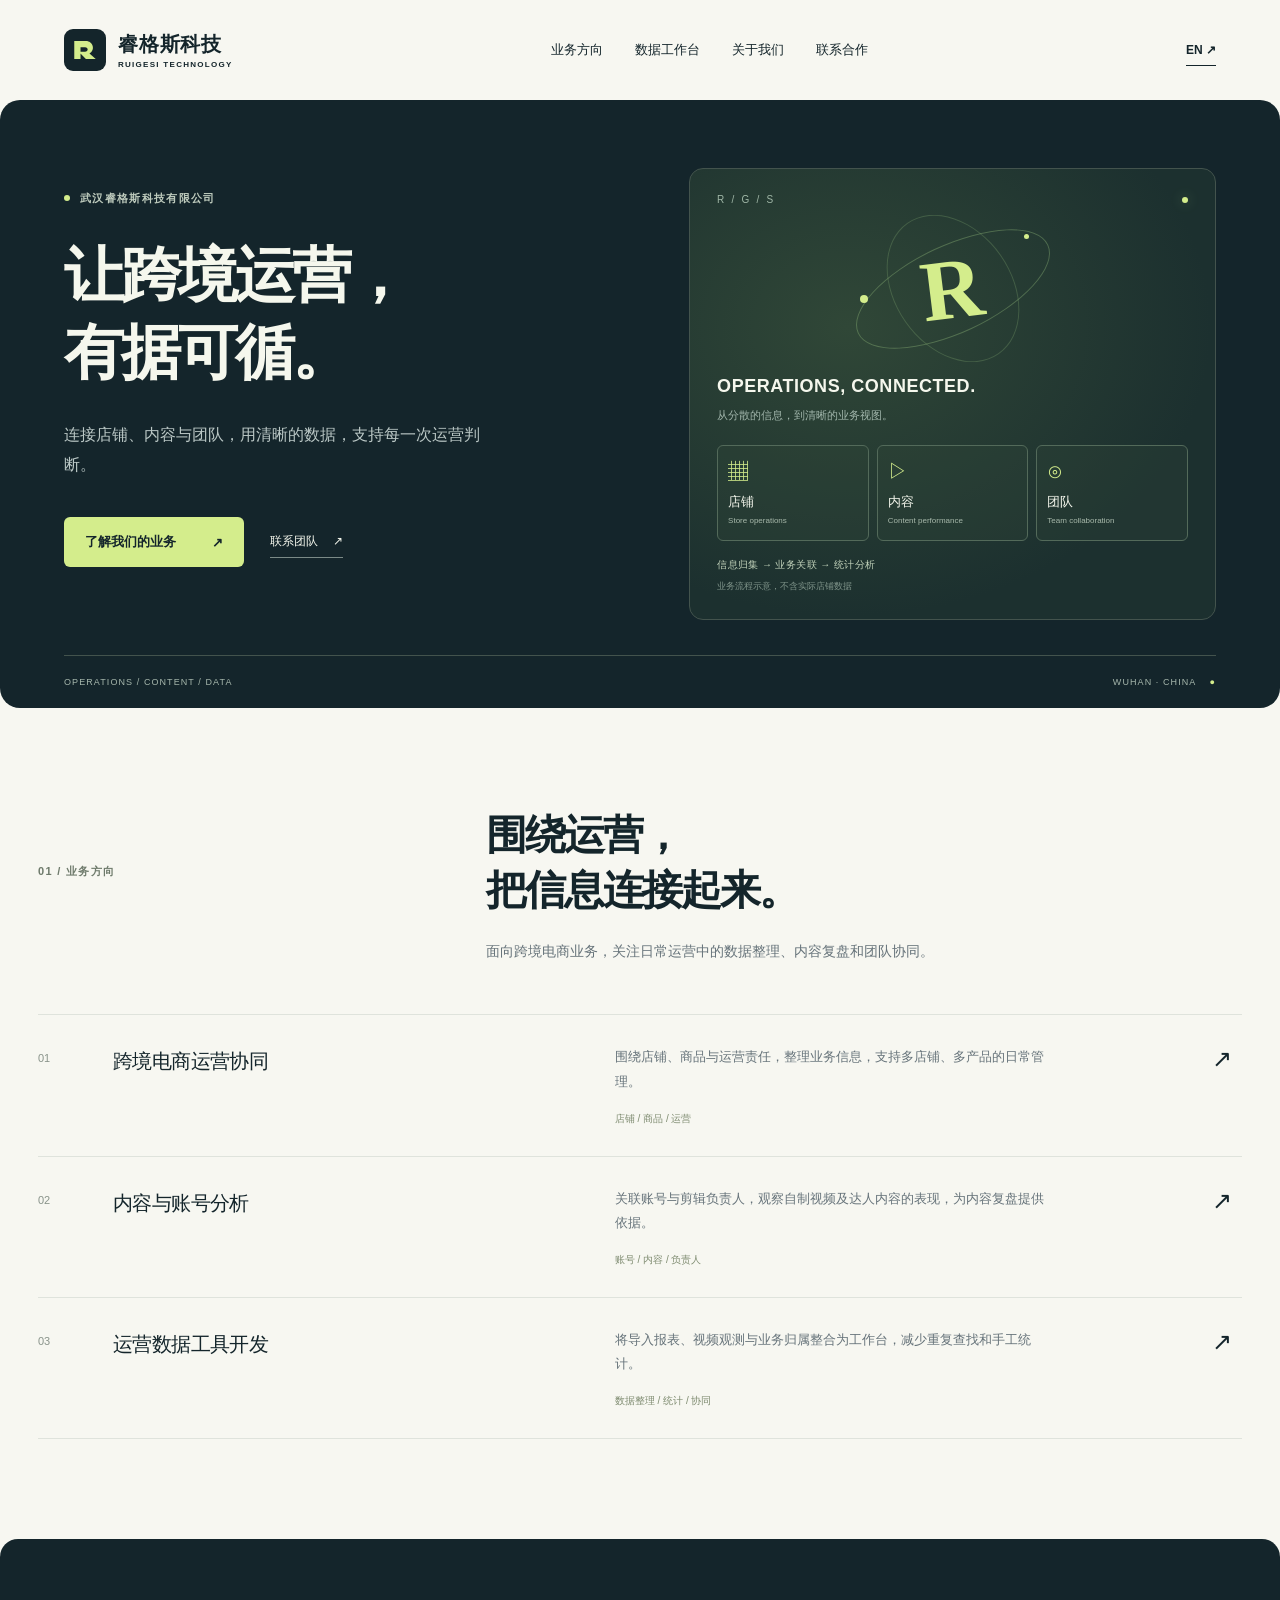
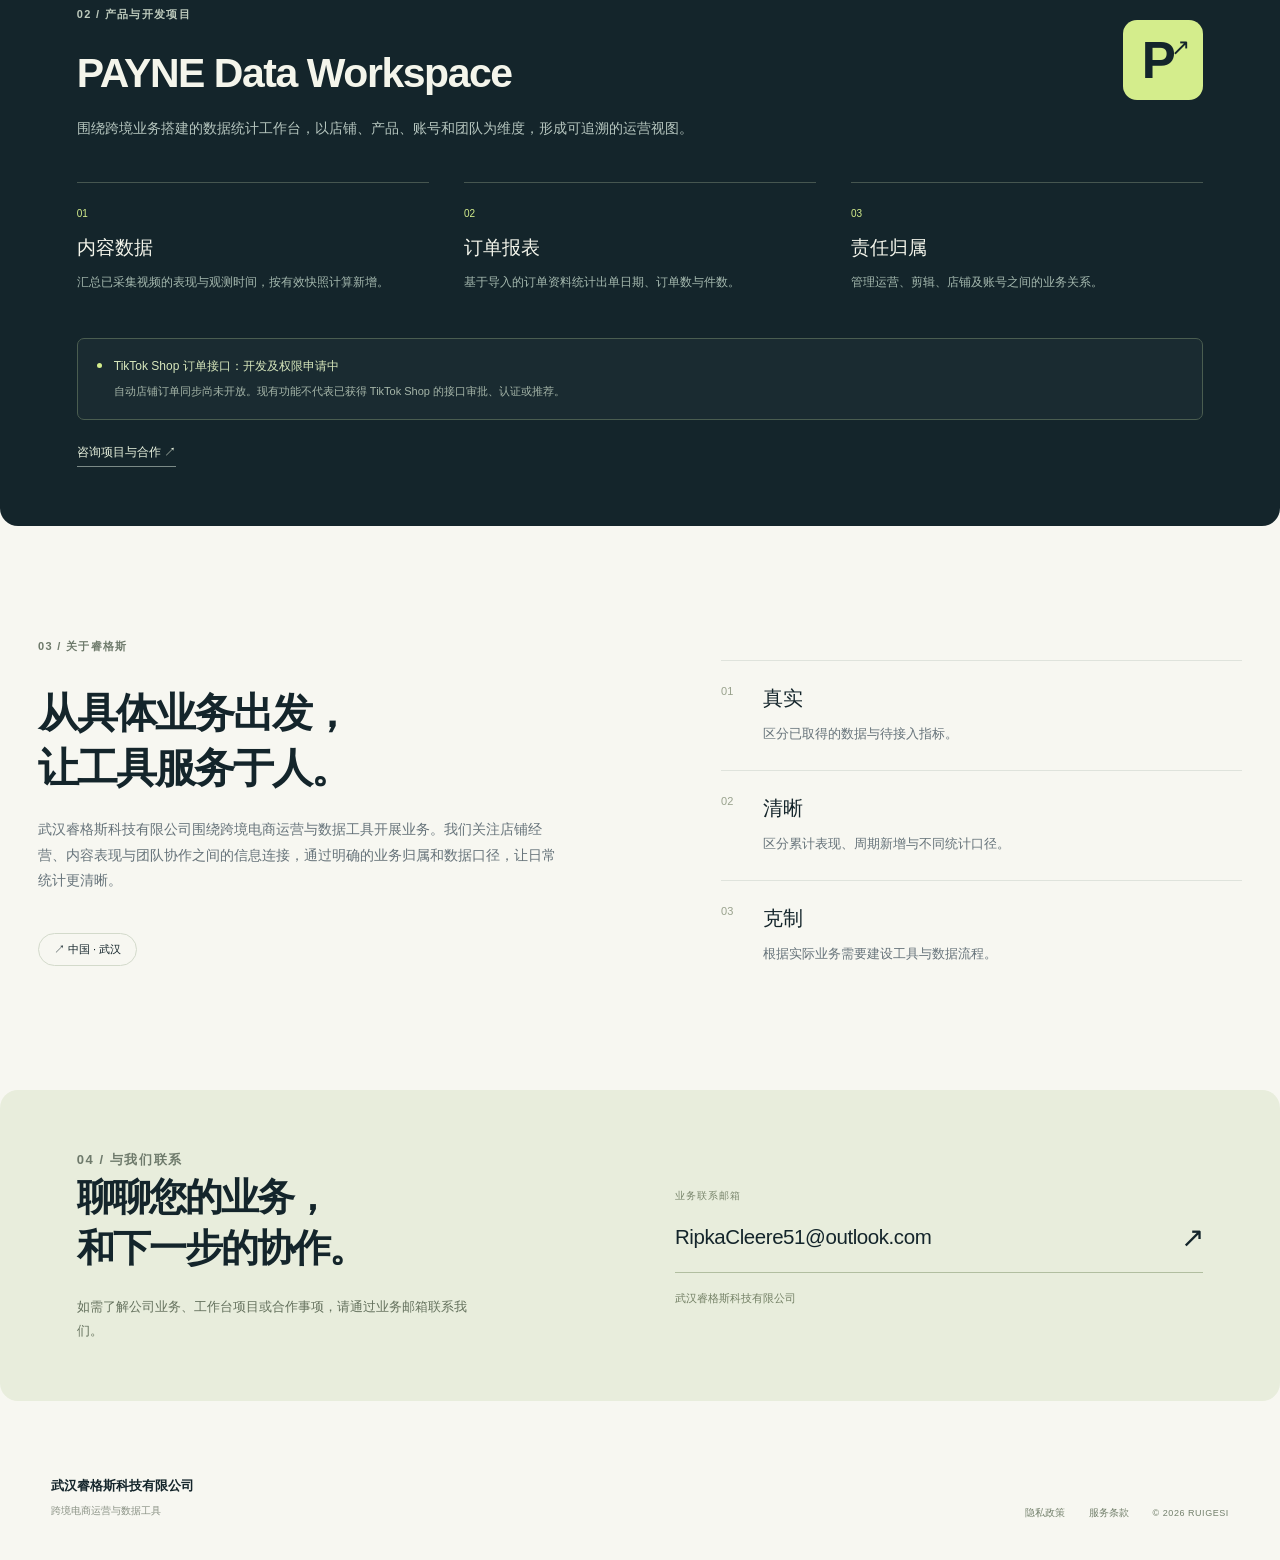
<file: index.html>
<!doctype html><html lang="zh-CN"><head><meta charset="utf-8"><meta name="viewport" content="width=device-width,initial-scale=1"><meta name="description" content="武汉睿格斯科技有限公司：跨境电商运营协同、内容与账号分析、运营数据工具开发。"><meta name="theme-color" content="#14252b"><meta property="og:title" content="武汉睿格斯科技有限公司 · 公司官网"><meta property="og:description" content="连接店铺、内容与团队，让跨境运营有据可循。"><link rel="icon" href="./favicon.svg" type="image/svg+xml"><title>武汉睿格斯科技有限公司 · 公司官网</title><link rel="stylesheet" href="./style.css"></head><body><header class="header"><a class="brand" href="./" aria-label="睿格斯科技"><span class="brand-mark"><svg viewBox="0 0 38 38" aria-hidden="true"><path d="M7 29V9h13c8 0 11 10 4 14l7 6H20l-8-8h7c4 0 4-5 0-5h-5v13Z" fill="currentColor"/></svg></span><span>睿格斯科技<small>RUIGESI TECHNOLOGY</small></span></a><nav aria-label="主导航"><a href="./#services">业务方向</a><a href="./#workspace">数据工作台</a><a href="./#about">关于我们</a><a href="./#contact">联系合作</a></nav><a class="language" href="./en/" lang="en">EN<span aria-hidden="true"> ↗</span></a></header><main id="main"><section class="hero"><div class="hero-copy"><p class="eyebrow"><span></span>武汉睿格斯科技有限公司</p><h1>让跨境运营，<br>有据可循。</h1><p class="hero-intro">连接店铺、内容与团队，用清晰的数据，支持每一次运营判断。</p><div class="hero-actions"><a class="button lime" href="#services">了解我们的业务<span>↗</span></a><a class="text-link" href="#contact">联系团队 <span>↗</span></a></div></div><div class="hero-visual"><div class="visual-top"><span>R / G / S</span><span class="system-dot"></span></div><div class="orbit" aria-hidden="true"><span class="orbit-line"></span><b>R</b><i class="satellite one"></i><i class="satellite two"></i></div><div class="visual-heading">OPERATIONS, CONNECTED.</div><p class="visual-sub">从分散的信息，到清晰的业务视图。</p><div class="nodes"><div><span class="node-symbol">▦</span><strong>店铺</strong><small>Store operations</small></div><div><span class="node-symbol">▷</span><strong>内容</strong><small>Content performance</small></div><div><span class="node-symbol">⊙</span><strong>团队</strong><small>Team collaboration</small></div></div><div class="visual-end">信息归集 → 业务关联 → 统计分析</div><small class="visual-caption">业务流程示意，不含实际店铺数据</small></div><div class="hero-baseline"><span>OPERATIONS / CONTENT / DATA</span><span>WUHAN · CHINA <span class="accent-dot">●</span></span></div></section><section class="services section" id="services"><div class="section-head"><p class="eyebrow dark">01 / 业务方向</p><div><h2>围绕运营，<br>把信息连接起来。</h2><p class="lead">面向跨境电商业务，关注日常运营中的数据整理、内容复盘和团队协同。</p></div></div><div class="service-list"><article><span class="service-index">01</span><h3>跨境电商运营协同</h3><div><p>围绕店铺、商品与运营责任，整理业务信息，支持多店铺、多产品的日常管理。</p><span class="service-tags">店铺 / 商品 / 运营</span></div><span class="service-arrow" aria-hidden="true">↗</span></article><article><span class="service-index">02</span><h3>内容与账号分析</h3><div><p>关联账号与剪辑负责人，观察自制视频及达人内容的表现，为内容复盘提供依据。</p><span class="service-tags">账号 / 内容 / 负责人</span></div><span class="service-arrow" aria-hidden="true">↗</span></article><article><span class="service-index">03</span><h3>运营数据工具开发</h3><div><p>将导入报表、视频观测与业务归属整合为工作台，减少重复查找和手工统计。</p><span class="service-tags">数据整理 / 统计 / 协同</span></div><span class="service-arrow" aria-hidden="true">↗</span></article></div></section><section class="workspace section" id="workspace"><div class="product-heading"><div><p class="eyebrow">02 / 产品与开发项目</p><h2>PAYNE Data Workspace</h2></div><span class="product-mark" aria-hidden="true">P<span>↗</span></span></div><p class="product-intro">围绕跨境业务搭建的数据统计工作台，以店铺、产品、账号和团队为维度，形成可追溯的运营视图。</p><div class="product-features"><article><span>01</span><h3>内容数据</h3><p>汇总已采集视频的表现与观测时间，按有效快照计算新增。</p></article><article><span>02</span><h3>订单报表</h3><p>基于导入的订单资料统计出单日期、订单数与件数。</p></article><article><span>03</span><h3>责任归属</h3><p>管理运营、剪辑、店铺及账号之间的业务关系。</p></article></div><div class="development-note"><span class="development-dot"></span><div><strong>TikTok Shop 订单接口：开发及权限申请中</strong><p>自动店铺订单同步尚未开放。现有功能不代表已获得 TikTok Shop 的接口审批、认证或推荐。</p></div></div><a class="text-link light" href="#contact">咨询项目与合作 ↗</a></section><section class="about section" id="about"><div><p class="eyebrow dark">03 / 关于睿格斯</p><h2>从具体业务出发，<br>让工具服务于人。</h2><p class="about-copy">武汉睿格斯科技有限公司围绕跨境电商运营与数据工具开展业务。我们关注店铺经营、内容表现与团队协作之间的信息连接，通过明确的业务归属和数据口径，让日常统计更清晰。</p><span class="location">↗ 中国 · 武汉</span></div><div class="principles"><article><span>01</span><div><h3>真实</h3><p>区分已取得的数据与待接入指标。</p></div></article><article><span>02</span><div><h3>清晰</h3><p>区分累计表现、周期新增与不同统计口径。</p></div></article><article><span>03</span><div><h3>克制</h3><p>根据实际业务需要建设工具与数据流程。</p></div></article></div></section><section class="contact section" id="contact"><div><p class="eyebrow dark">04 / 与我们联系</p><h2>聊聊您的业务，<br>和下一步的协作。</h2><p>如需了解公司业务、工作台项目或合作事项，请通过业务邮箱联系我们。</p></div><div class="contact-email"><span>业务联系邮箱</span><a href="mailto:RipkaCleere51@outlook.com">RipkaCleere51@outlook.com<b aria-hidden="true">↗</b></a><small>武汉睿格斯科技有限公司</small></div></section></main><footer><div><a class="footer-brand" href="./">武汉睿格斯科技有限公司</a><p>跨境电商运营与数据工具</p></div><div class="footer-links"><a href="./privacy/">隐私政策</a><a href="./terms/">服务条款</a><span>© 2026 RUIGESI</span></div></footer></body></html>
</file>
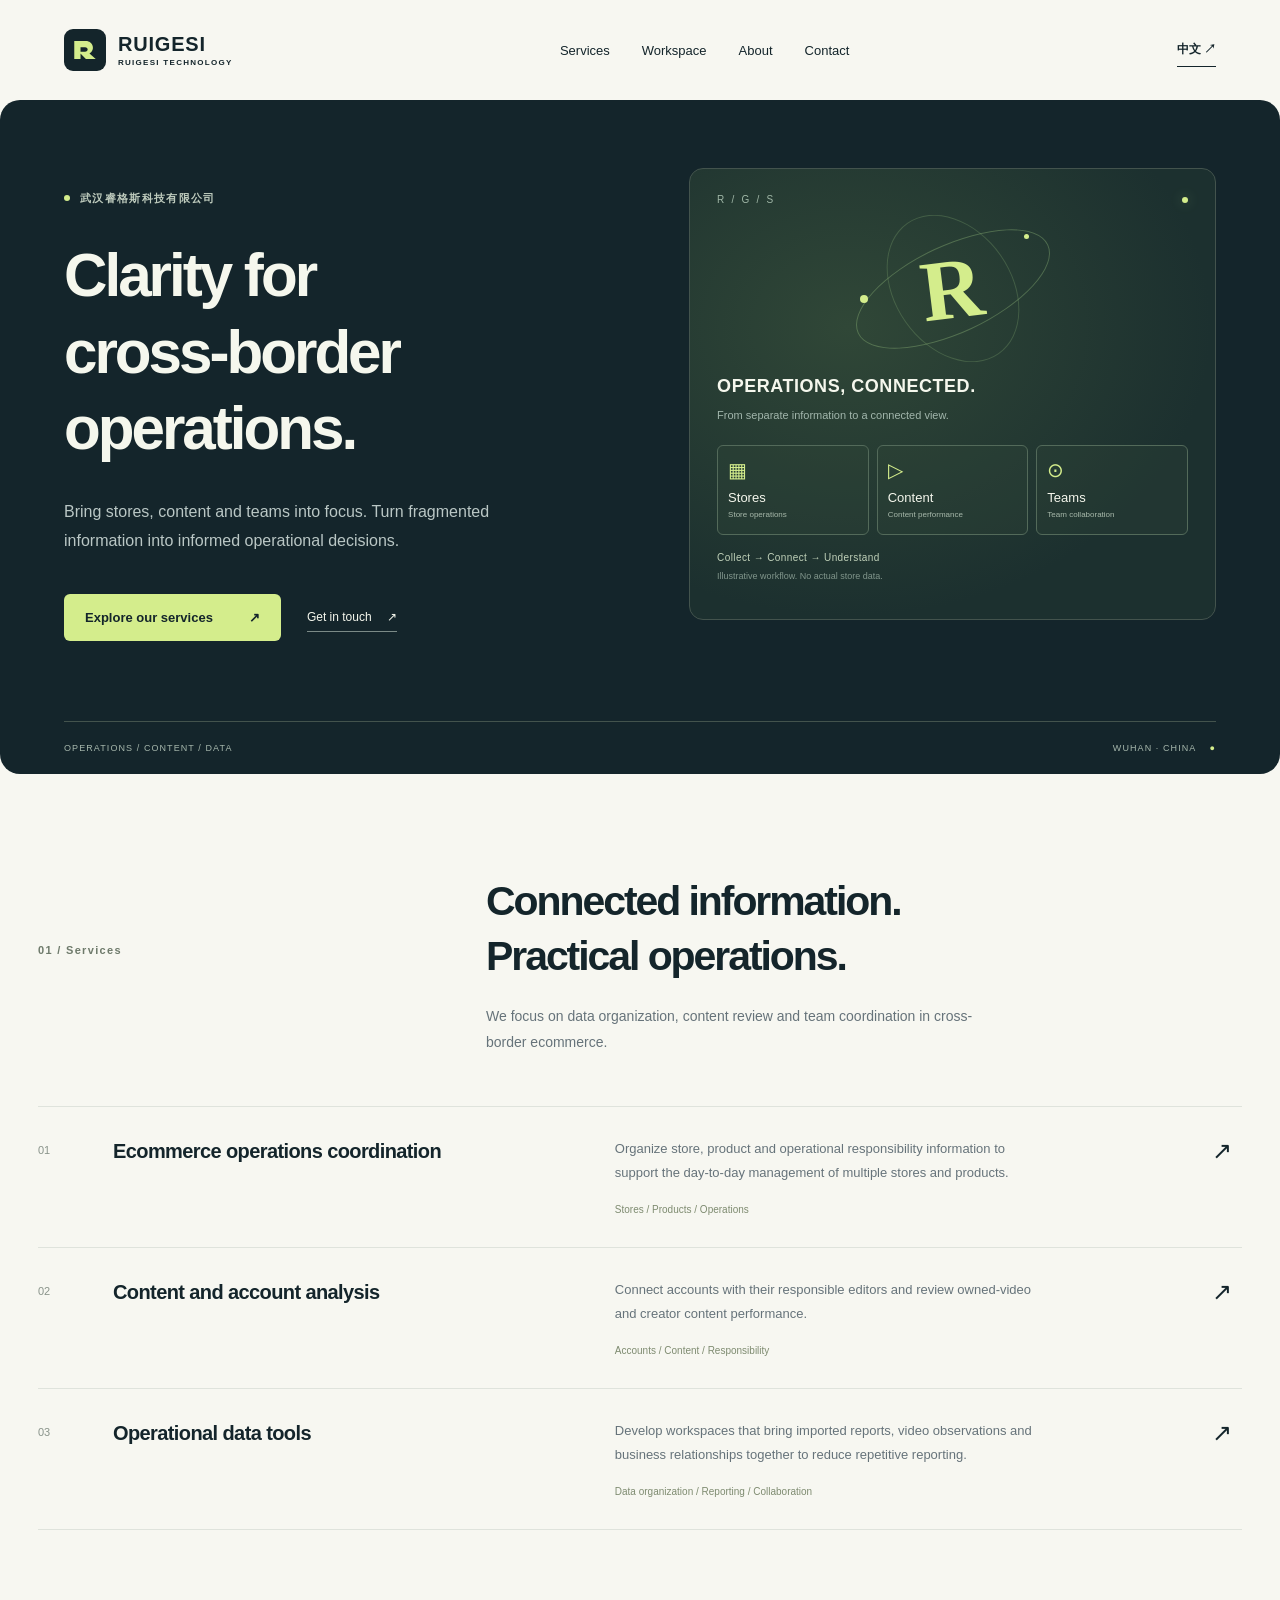
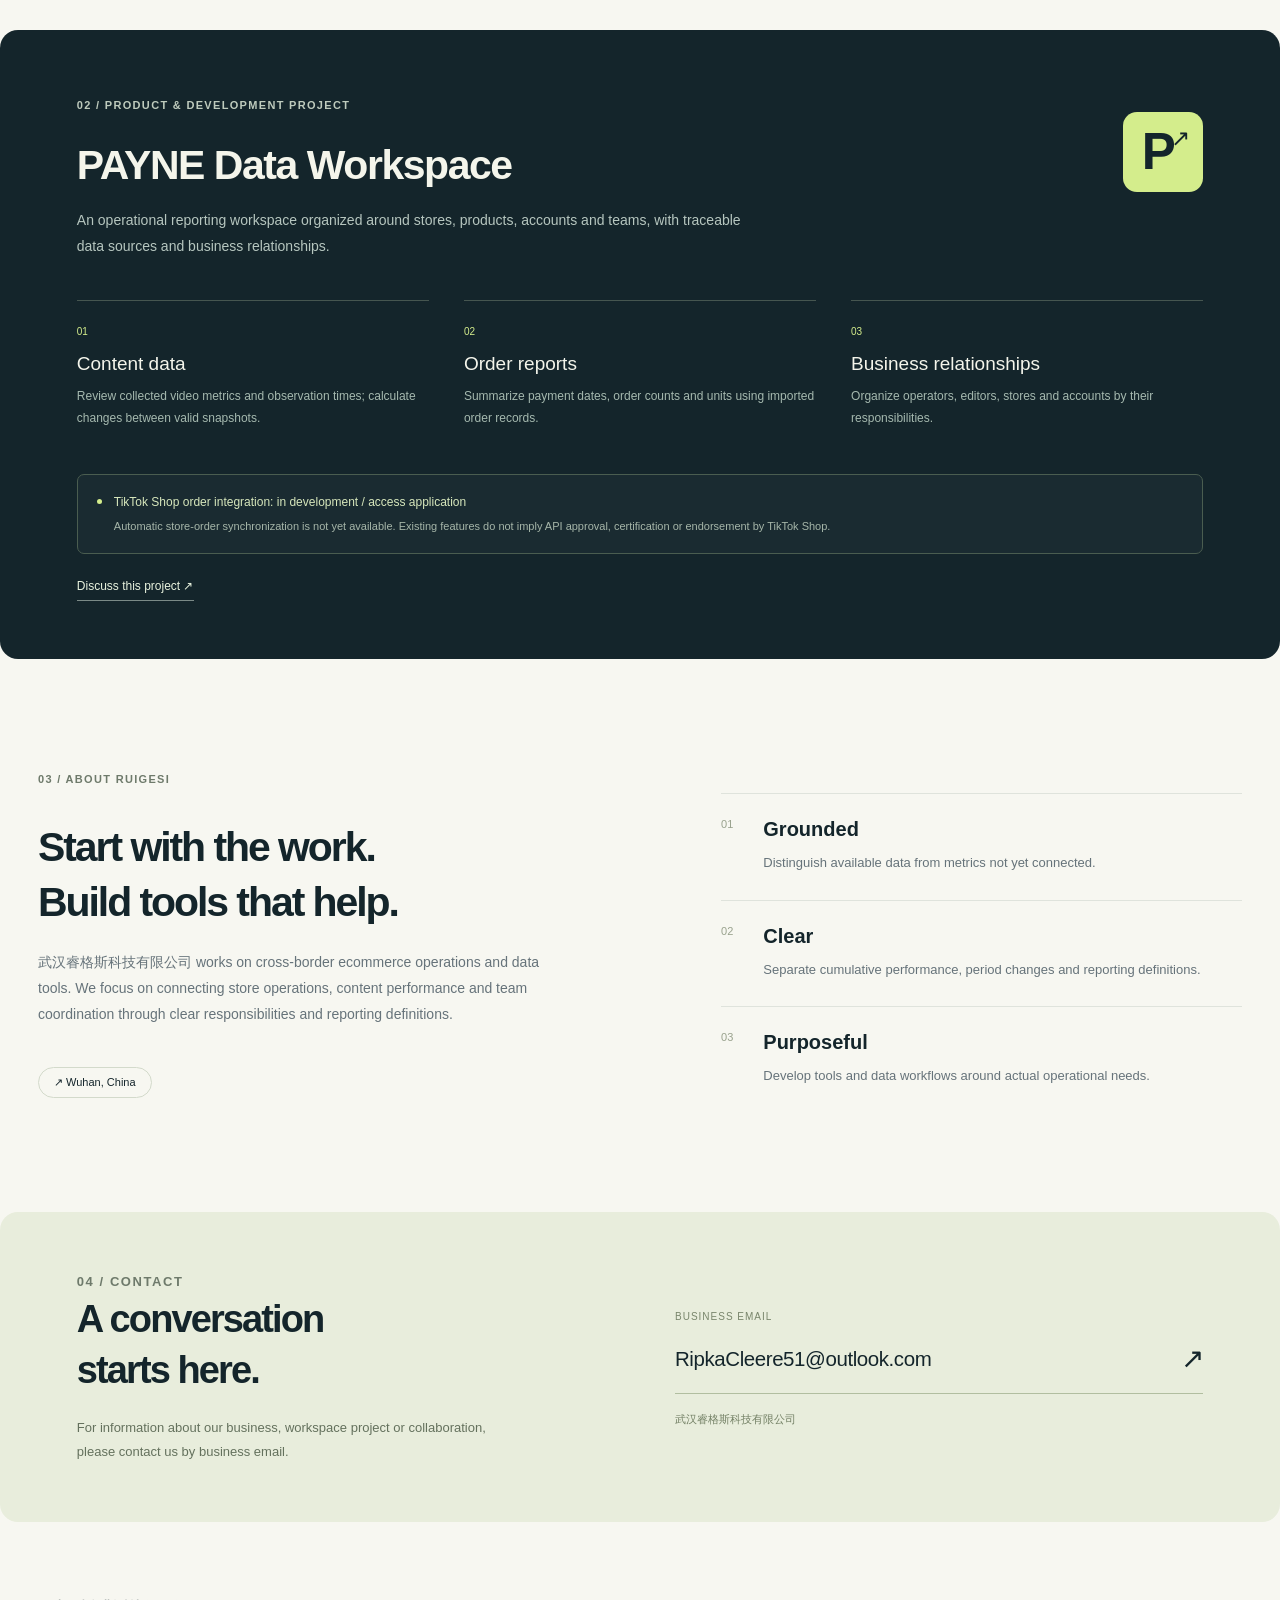
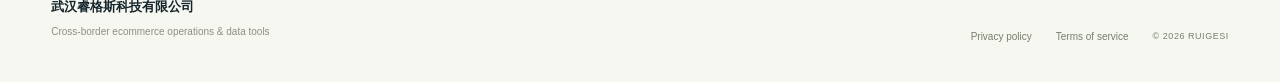
<file: en/index.html>
<!doctype html><html lang="en"><head><meta charset="utf-8"><meta name="viewport" content="width=device-width,initial-scale=1"><meta name="description" content="Company website of 武汉睿格斯科技有限公司. Cross-border ecommerce operations, content analysis and operational data tools."><meta name="theme-color" content="#14252b"><meta property="og:title" content="武汉睿格斯科技有限公司 · Ruigesi Technology"><meta property="og:description" content="Connected information. Practical operations."><link rel="icon" href="../favicon.svg" type="image/svg+xml"><title>武汉睿格斯科技有限公司 · Ruigesi Technology</title><link rel="stylesheet" href="../style.css"></head><body><header class="header"><a class="brand" href="../en/" aria-label="RUIGESI"><span class="brand-mark"><svg viewBox="0 0 38 38" aria-hidden="true"><path d="M7 29V9h13c8 0 11 10 4 14l7 6H20l-8-8h7c4 0 4-5 0-5h-5v13Z" fill="currentColor"/></svg></span><span>RUIGESI<small>RUIGESI TECHNOLOGY</small></span></a><nav aria-label="Main navigation"><a href="../en/#services">Services</a><a href="../en/#workspace">Workspace</a><a href="../en/#about">About</a><a href="../en/#contact">Contact</a></nav><a class="language" href="../" lang="zh-CN">中文<span aria-hidden="true"> ↗</span></a></header><main id="main"><section class="hero"><div class="hero-copy"><p class="eyebrow"><span></span>武汉睿格斯科技有限公司</p><h1>Clarity for<br>cross-border<br>operations.</h1><p class="hero-intro">Bring stores, content and teams into focus. Turn fragmented information into informed operational decisions.</p><div class="hero-actions"><a class="button lime" href="#services">Explore our services<span>↗</span></a><a class="text-link" href="#contact">Get in touch <span>↗</span></a></div></div><div class="hero-visual"><div class="visual-top"><span>R / G / S</span><span class="system-dot"></span></div><div class="orbit" aria-hidden="true"><span class="orbit-line"></span><b>R</b><i class="satellite one"></i><i class="satellite two"></i></div><div class="visual-heading">OPERATIONS, CONNECTED.</div><p class="visual-sub">From separate information to a connected view.</p><div class="nodes"><div><span class="node-symbol">▦</span><strong>Stores</strong><small>Store operations</small></div><div><span class="node-symbol">▷</span><strong>Content</strong><small>Content performance</small></div><div><span class="node-symbol">⊙</span><strong>Teams</strong><small>Team collaboration</small></div></div><div class="visual-end">Collect → Connect → Understand</div><small class="visual-caption">Illustrative workflow. No actual store data.</small></div><div class="hero-baseline"><span>OPERATIONS / CONTENT / DATA</span><span>WUHAN · CHINA <span class="accent-dot">●</span></span></div></section><section class="services section" id="services"><div class="section-head"><p class="eyebrow dark">01 / Services</p><div><h2>Connected information.<br>Practical operations.</h2><p class="lead">We focus on data organization, content review and team coordination in cross-border ecommerce.</p></div></div><div class="service-list"><article><span class="service-index">01</span><h3>Ecommerce operations coordination</h3><div><p>Organize store, product and operational responsibility information to support the day-to-day management of multiple stores and products.</p><span class="service-tags">Stores / Products / Operations</span></div><span class="service-arrow" aria-hidden="true">↗</span></article><article><span class="service-index">02</span><h3>Content and account analysis</h3><div><p>Connect accounts with their responsible editors and review owned-video and creator content performance.</p><span class="service-tags">Accounts / Content / Responsibility</span></div><span class="service-arrow" aria-hidden="true">↗</span></article><article><span class="service-index">03</span><h3>Operational data tools</h3><div><p>Develop workspaces that bring imported reports, video observations and business relationships together to reduce repetitive reporting.</p><span class="service-tags">Data organization / Reporting / Collaboration</span></div><span class="service-arrow" aria-hidden="true">↗</span></article></div></section><section class="workspace section" id="workspace"><div class="product-heading"><div><p class="eyebrow">02 / PRODUCT & DEVELOPMENT PROJECT</p><h2>PAYNE Data Workspace</h2></div><span class="product-mark" aria-hidden="true">P<span>↗</span></span></div><p class="product-intro">An operational reporting workspace organized around stores, products, accounts and teams, with traceable data sources and business relationships.</p><div class="product-features"><article><span>01</span><h3>Content data</h3><p>Review collected video metrics and observation times; calculate changes between valid snapshots.</p></article><article><span>02</span><h3>Order reports</h3><p>Summarize payment dates, order counts and units using imported order records.</p></article><article><span>03</span><h3>Business relationships</h3><p>Organize operators, editors, stores and accounts by their responsibilities.</p></article></div><div class="development-note"><span class="development-dot"></span><div><strong>TikTok Shop order integration: in development / access application</strong><p>Automatic store-order synchronization is not yet available. Existing features do not imply API approval, certification or endorsement by TikTok Shop.</p></div></div><a class="text-link light" href="#contact">Discuss this project ↗</a></section><section class="about section" id="about"><div><p class="eyebrow dark">03 / ABOUT RUIGESI</p><h2>Start with the work.<br>Build tools that help.</h2><p class="about-copy">武汉睿格斯科技有限公司 works on cross-border ecommerce operations and data tools. We focus on connecting store operations, content performance and team coordination through clear responsibilities and reporting definitions.</p><span class="location">↗ Wuhan, China</span></div><div class="principles"><article><span>01</span><div><h3>Grounded</h3><p>Distinguish available data from metrics not yet connected.</p></div></article><article><span>02</span><div><h3>Clear</h3><p>Separate cumulative performance, period changes and reporting definitions.</p></div></article><article><span>03</span><div><h3>Purposeful</h3><p>Develop tools and data workflows around actual operational needs.</p></div></article></div></section><section class="contact section" id="contact"><div><p class="eyebrow dark">04 / CONTACT</p><h2>A conversation<br>starts here.</h2><p>For information about our business, workspace project or collaboration, please contact us by business email.</p></div><div class="contact-email"><span>BUSINESS EMAIL</span><a href="mailto:RipkaCleere51@outlook.com">RipkaCleere51@outlook.com<b aria-hidden="true">↗</b></a><small>武汉睿格斯科技有限公司</small></div></section></main><footer><div><a class="footer-brand" href="../en/">武汉睿格斯科技有限公司</a><p>Cross-border ecommerce operations & data tools</p></div><div class="footer-links"><a href="../en/privacy/">Privacy policy</a><a href="../en/terms/">Terms of service</a><span>© 2026 RUIGESI</span></div></footer></body></html>
</file>
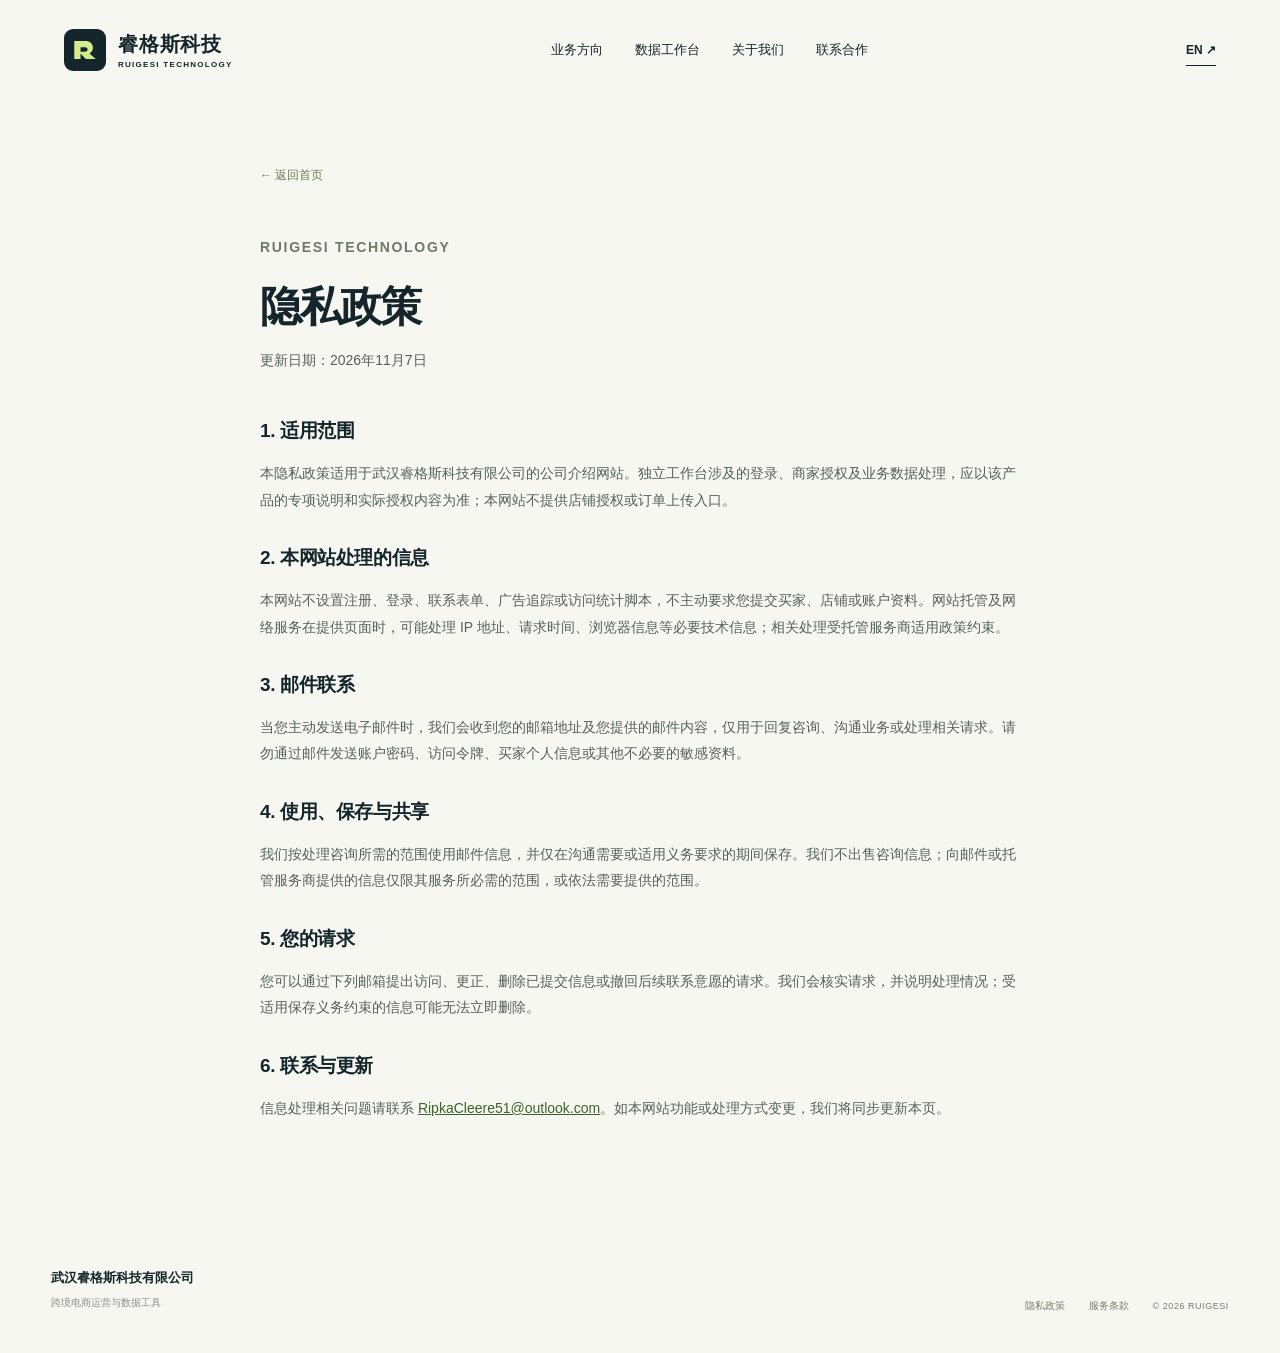
<file: privacy/index.html>
<!doctype html><html lang="zh-CN"><head><meta charset="utf-8"><meta name="viewport" content="width=device-width,initial-scale=1"><meta name="description" content="武汉睿格斯科技有限公司：跨境电商运营协同、内容与账号分析、运营数据工具开发。"><meta name="theme-color" content="#14252b"><meta property="og:title" content="隐私政策 · 武汉睿格斯科技有限公司"><meta property="og:description" content="连接店铺、内容与团队，让跨境运营有据可循。"><link rel="icon" href="../favicon.svg" type="image/svg+xml"><title>隐私政策 · 武汉睿格斯科技有限公司</title><link rel="stylesheet" href="../style.css"></head><body><header class="header"><a class="brand" href="../" aria-label="睿格斯科技"><span class="brand-mark"><svg viewBox="0 0 38 38" aria-hidden="true"><path d="M7 29V9h13c8 0 11 10 4 14l7 6H20l-8-8h7c4 0 4-5 0-5h-5v13Z" fill="currentColor"/></svg></span><span>睿格斯科技<small>RUIGESI TECHNOLOGY</small></span></a><nav aria-label="主导航"><a href="../#services">业务方向</a><a href="../#workspace">数据工作台</a><a href="../#about">关于我们</a><a href="../#contact">联系合作</a></nav><a class="language" href="../en/privacy/" lang="en">EN<span aria-hidden="true"> ↗</span></a></header><main id="main"><article class="legal-page"><a class="back" href="../">← 返回首页</a><p class="eyebrow dark">RUIGESI TECHNOLOGY</p><h1>隐私政策</h1><p class="legal-date">更新日期：2026年11月7日</p><section><h2>1. 适用范围</h2><p>本隐私政策适用于武汉睿格斯科技有限公司的公司介绍网站。独立工作台涉及的登录、商家授权及业务数据处理，应以该产品的专项说明和实际授权内容为准；本网站不提供店铺授权或订单上传入口。</p></section><section><h2>2. 本网站处理的信息</h2><p>本网站不设置注册、登录、联系表单、广告追踪或访问统计脚本，不主动要求您提交买家、店铺或账户资料。网站托管及网络服务在提供页面时，可能处理 IP 地址、请求时间、浏览器信息等必要技术信息；相关处理受托管服务商适用政策约束。</p></section><section><h2>3. 邮件联系</h2><p>当您主动发送电子邮件时，我们会收到您的邮箱地址及您提供的邮件内容，仅用于回复咨询、沟通业务或处理相关请求。请勿通过邮件发送账户密码、访问令牌、买家个人信息或其他不必要的敏感资料。</p></section><section><h2>4. 使用、保存与共享</h2><p>我们按处理咨询所需的范围使用邮件信息，并仅在沟通需要或适用义务要求的期间保存。我们不出售咨询信息；向邮件或托管服务商提供的信息仅限其服务所必需的范围，或依法需要提供的范围。</p></section><section><h2>5. 您的请求</h2><p>您可以通过下列邮箱提出访问、更正、删除已提交信息或撤回后续联系意愿的请求。我们会核实请求，并说明处理情况；受适用保存义务约束的信息可能无法立即删除。</p></section><section><h2>6. 联系与更新</h2><p>信息处理相关问题请联系 <a href="mailto:RipkaCleere51@outlook.com">RipkaCleere51@outlook.com</a>。如本网站功能或处理方式变更，我们将同步更新本页。</p></section></article></main><footer><div><a class="footer-brand" href="../">武汉睿格斯科技有限公司</a><p>跨境电商运营与数据工具</p></div><div class="footer-links"><a href="../privacy/">隐私政策</a><a href="../terms/">服务条款</a><span>© 2026 RUIGESI</span></div></footer></body></html>
</file>
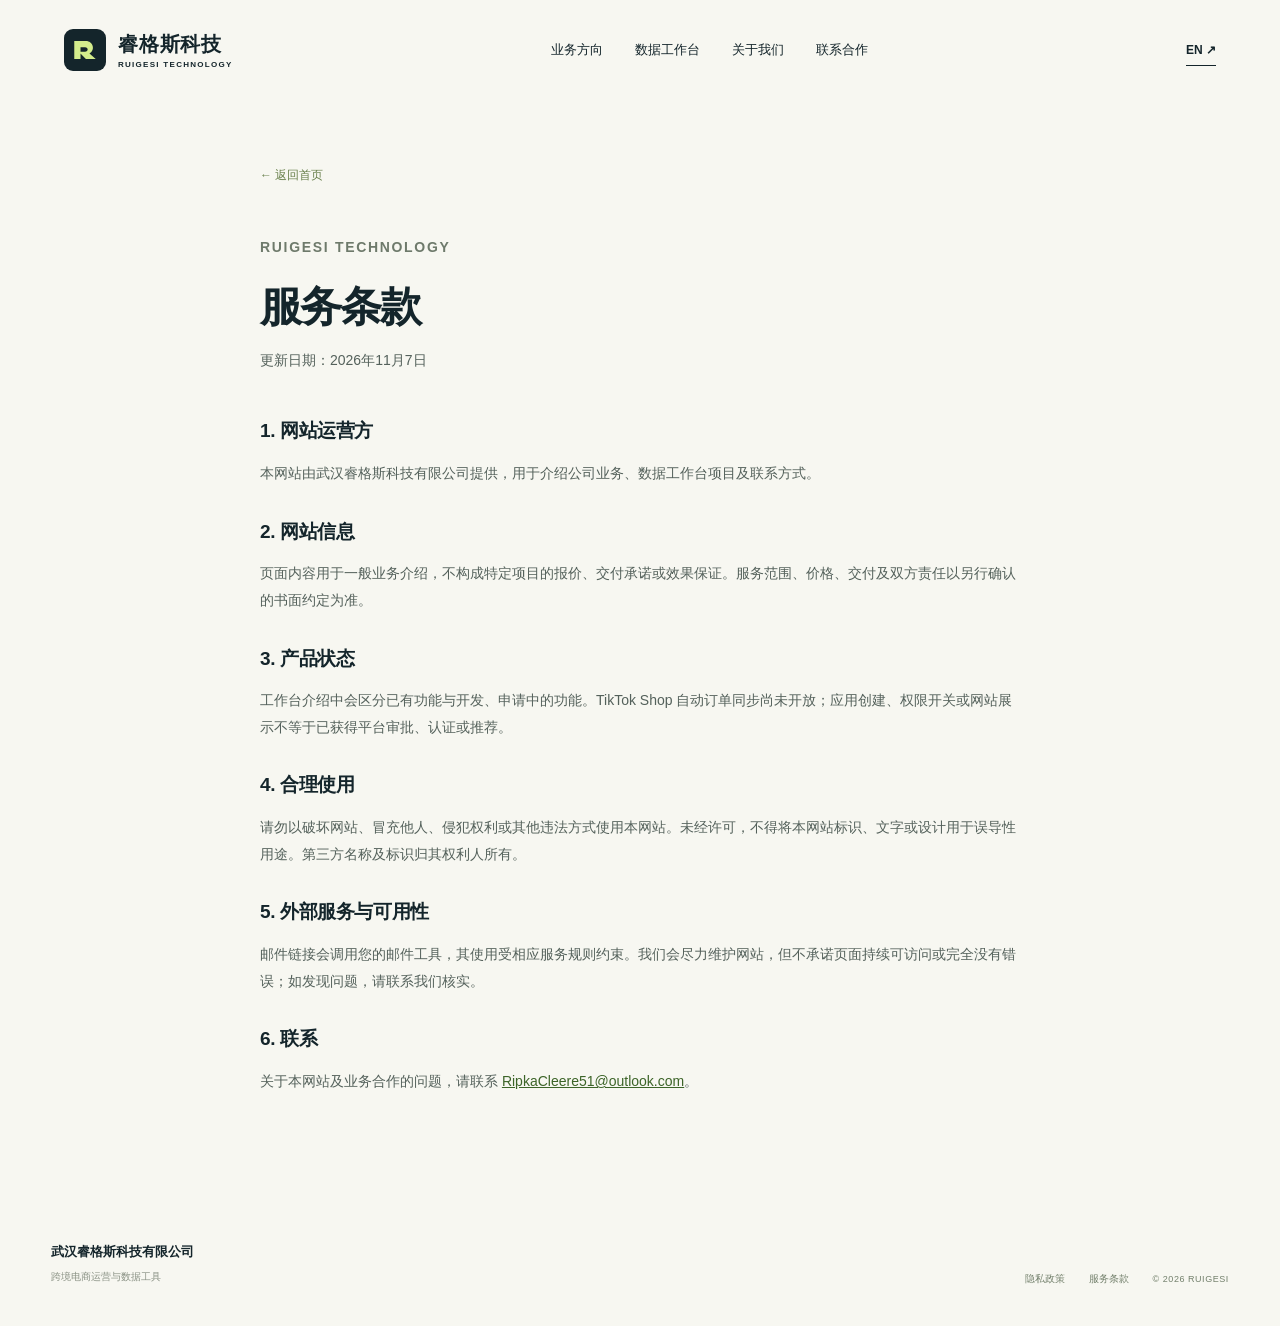
<file: terms/index.html>
<!doctype html><html lang="zh-CN"><head><meta charset="utf-8"><meta name="viewport" content="width=device-width,initial-scale=1"><meta name="description" content="武汉睿格斯科技有限公司：跨境电商运营协同、内容与账号分析、运营数据工具开发。"><meta name="theme-color" content="#14252b"><meta property="og:title" content="服务条款 · 武汉睿格斯科技有限公司"><meta property="og:description" content="连接店铺、内容与团队，让跨境运营有据可循。"><link rel="icon" href="../favicon.svg" type="image/svg+xml"><title>服务条款 · 武汉睿格斯科技有限公司</title><link rel="stylesheet" href="../style.css"></head><body><header class="header"><a class="brand" href="../" aria-label="睿格斯科技"><span class="brand-mark"><svg viewBox="0 0 38 38" aria-hidden="true"><path d="M7 29V9h13c8 0 11 10 4 14l7 6H20l-8-8h7c4 0 4-5 0-5h-5v13Z" fill="currentColor"/></svg></span><span>睿格斯科技<small>RUIGESI TECHNOLOGY</small></span></a><nav aria-label="主导航"><a href="../#services">业务方向</a><a href="../#workspace">数据工作台</a><a href="../#about">关于我们</a><a href="../#contact">联系合作</a></nav><a class="language" href="../en/terms/" lang="en">EN<span aria-hidden="true"> ↗</span></a></header><main id="main"><article class="legal-page"><a class="back" href="../">← 返回首页</a><p class="eyebrow dark">RUIGESI TECHNOLOGY</p><h1>服务条款</h1><p class="legal-date">更新日期：2026年11月7日</p><section><h2>1. 网站运营方</h2><p>本网站由武汉睿格斯科技有限公司提供，用于介绍公司业务、数据工作台项目及联系方式。</p></section><section><h2>2. 网站信息</h2><p>页面内容用于一般业务介绍，不构成特定项目的报价、交付承诺或效果保证。服务范围、价格、交付及双方责任以另行确认的书面约定为准。</p></section><section><h2>3. 产品状态</h2><p>工作台介绍中会区分已有功能与开发、申请中的功能。TikTok Shop 自动订单同步尚未开放；应用创建、权限开关或网站展示不等于已获得平台审批、认证或推荐。</p></section><section><h2>4. 合理使用</h2><p>请勿以破坏网站、冒充他人、侵犯权利或其他违法方式使用本网站。未经许可，不得将本网站标识、文字或设计用于误导性用途。第三方名称及标识归其权利人所有。</p></section><section><h2>5. 外部服务与可用性</h2><p>邮件链接会调用您的邮件工具，其使用受相应服务规则约束。我们会尽力维护网站，但不承诺页面持续可访问或完全没有错误；如发现问题，请联系我们核实。</p></section><section><h2>6. 联系</h2><p>关于本网站及业务合作的问题，请联系 <a href="mailto:RipkaCleere51@outlook.com">RipkaCleere51@outlook.com</a>。</p></section></article></main><footer><div><a class="footer-brand" href="../">武汉睿格斯科技有限公司</a><p>跨境电商运营与数据工具</p></div><div class="footer-links"><a href="../privacy/">隐私政策</a><a href="../terms/">服务条款</a><span>© 2026 RUIGESI</span></div></footer></body></html>
</file>
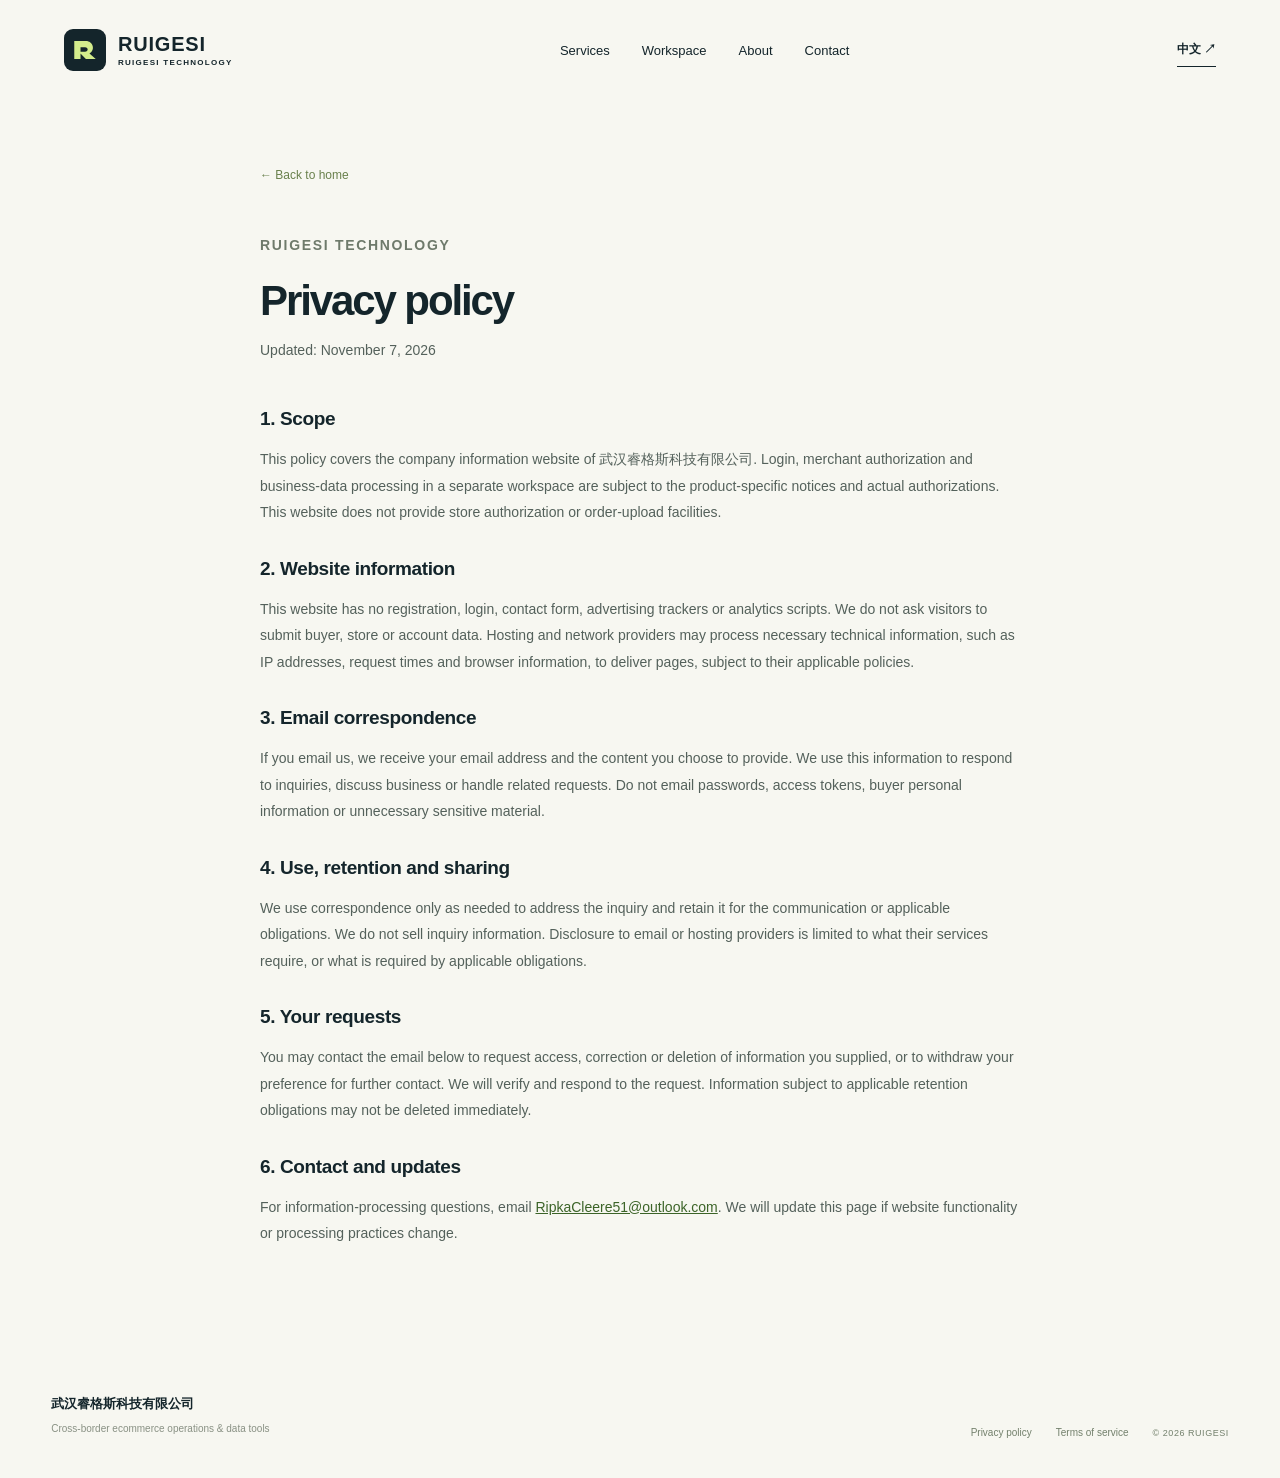
<file: en/privacy/index.html>
<!doctype html><html lang="en"><head><meta charset="utf-8"><meta name="viewport" content="width=device-width,initial-scale=1"><meta name="description" content="Company website of 武汉睿格斯科技有限公司. Cross-border ecommerce operations, content analysis and operational data tools."><meta name="theme-color" content="#14252b"><meta property="og:title" content="Privacy policy · 武汉睿格斯科技有限公司"><meta property="og:description" content="Connected information. Practical operations."><link rel="icon" href="../../favicon.svg" type="image/svg+xml"><title>Privacy policy · 武汉睿格斯科技有限公司</title><link rel="stylesheet" href="../../style.css"></head><body><header class="header"><a class="brand" href="../../en/" aria-label="RUIGESI"><span class="brand-mark"><svg viewBox="0 0 38 38" aria-hidden="true"><path d="M7 29V9h13c8 0 11 10 4 14l7 6H20l-8-8h7c4 0 4-5 0-5h-5v13Z" fill="currentColor"/></svg></span><span>RUIGESI<small>RUIGESI TECHNOLOGY</small></span></a><nav aria-label="Main navigation"><a href="../../en/#services">Services</a><a href="../../en/#workspace">Workspace</a><a href="../../en/#about">About</a><a href="../../en/#contact">Contact</a></nav><a class="language" href="../../privacy/" lang="zh-CN">中文<span aria-hidden="true"> ↗</span></a></header><main id="main"><article class="legal-page"><a class="back" href="../../en/">← Back to home</a><p class="eyebrow dark">RUIGESI TECHNOLOGY</p><h1>Privacy policy</h1><p class="legal-date">Updated: November 7, 2026</p><section><h2>1. Scope</h2><p>This policy covers the company information website of 武汉睿格斯科技有限公司. Login, merchant authorization and business-data processing in a separate workspace are subject to the product-specific notices and actual authorizations. This website does not provide store authorization or order-upload facilities.</p></section><section><h2>2. Website information</h2><p>This website has no registration, login, contact form, advertising trackers or analytics scripts. We do not ask visitors to submit buyer, store or account data. Hosting and network providers may process necessary technical information, such as IP addresses, request times and browser information, to deliver pages, subject to their applicable policies.</p></section><section><h2>3. Email correspondence</h2><p>If you email us, we receive your email address and the content you choose to provide. We use this information to respond to inquiries, discuss business or handle related requests. Do not email passwords, access tokens, buyer personal information or unnecessary sensitive material.</p></section><section><h2>4. Use, retention and sharing</h2><p>We use correspondence only as needed to address the inquiry and retain it for the communication or applicable obligations. We do not sell inquiry information. Disclosure to email or hosting providers is limited to what their services require, or what is required by applicable obligations.</p></section><section><h2>5. Your requests</h2><p>You may contact the email below to request access, correction or deletion of information you supplied, or to withdraw your preference for further contact. We will verify and respond to the request. Information subject to applicable retention obligations may not be deleted immediately.</p></section><section><h2>6. Contact and updates</h2><p>For information-processing questions, email <a href="mailto:RipkaCleere51@outlook.com">RipkaCleere51@outlook.com</a>. We will update this page if website functionality or processing practices change.</p></section></article></main><footer><div><a class="footer-brand" href="../../en/">武汉睿格斯科技有限公司</a><p>Cross-border ecommerce operations & data tools</p></div><div class="footer-links"><a href="../../en/privacy/">Privacy policy</a><a href="../../en/terms/">Terms of service</a><span>© 2026 RUIGESI</span></div></footer></body></html>
</file>
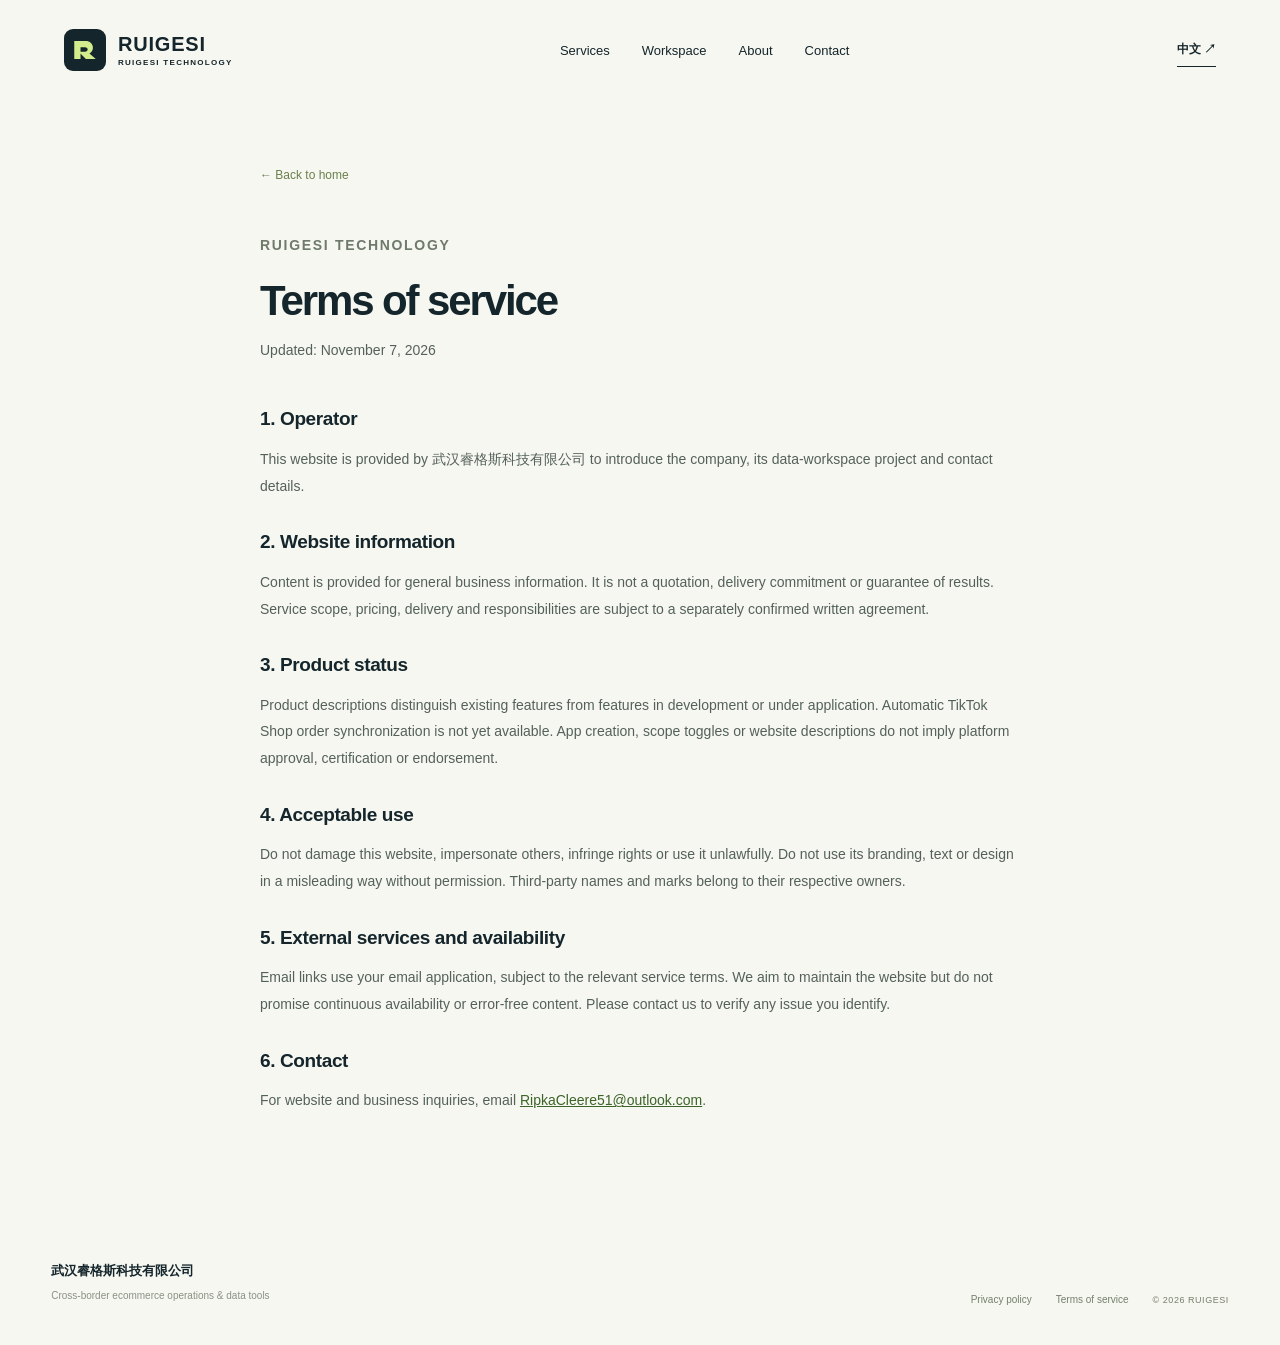
<file: en/terms/index.html>
<!doctype html><html lang="en"><head><meta charset="utf-8"><meta name="viewport" content="width=device-width,initial-scale=1"><meta name="description" content="Company website of 武汉睿格斯科技有限公司. Cross-border ecommerce operations, content analysis and operational data tools."><meta name="theme-color" content="#14252b"><meta property="og:title" content="Terms of service · 武汉睿格斯科技有限公司"><meta property="og:description" content="Connected information. Practical operations."><link rel="icon" href="../../favicon.svg" type="image/svg+xml"><title>Terms of service · 武汉睿格斯科技有限公司</title><link rel="stylesheet" href="../../style.css"></head><body><header class="header"><a class="brand" href="../../en/" aria-label="RUIGESI"><span class="brand-mark"><svg viewBox="0 0 38 38" aria-hidden="true"><path d="M7 29V9h13c8 0 11 10 4 14l7 6H20l-8-8h7c4 0 4-5 0-5h-5v13Z" fill="currentColor"/></svg></span><span>RUIGESI<small>RUIGESI TECHNOLOGY</small></span></a><nav aria-label="Main navigation"><a href="../../en/#services">Services</a><a href="../../en/#workspace">Workspace</a><a href="../../en/#about">About</a><a href="../../en/#contact">Contact</a></nav><a class="language" href="../../terms/" lang="zh-CN">中文<span aria-hidden="true"> ↗</span></a></header><main id="main"><article class="legal-page"><a class="back" href="../../en/">← Back to home</a><p class="eyebrow dark">RUIGESI TECHNOLOGY</p><h1>Terms of service</h1><p class="legal-date">Updated: November 7, 2026</p><section><h2>1. Operator</h2><p>This website is provided by 武汉睿格斯科技有限公司 to introduce the company, its data-workspace project and contact details.</p></section><section><h2>2. Website information</h2><p>Content is provided for general business information. It is not a quotation, delivery commitment or guarantee of results. Service scope, pricing, delivery and responsibilities are subject to a separately confirmed written agreement.</p></section><section><h2>3. Product status</h2><p>Product descriptions distinguish existing features from features in development or under application. Automatic TikTok Shop order synchronization is not yet available. App creation, scope toggles or website descriptions do not imply platform approval, certification or endorsement.</p></section><section><h2>4. Acceptable use</h2><p>Do not damage this website, impersonate others, infringe rights or use it unlawfully. Do not use its branding, text or design in a misleading way without permission. Third-party names and marks belong to their respective owners.</p></section><section><h2>5. External services and availability</h2><p>Email links use your email application, subject to the relevant service terms. We aim to maintain the website but do not promise continuous availability or error-free content. Please contact us to verify any issue you identify.</p></section><section><h2>6. Contact</h2><p>For website and business inquiries, email <a href="mailto:RipkaCleere51@outlook.com">RipkaCleere51@outlook.com</a>.</p></section></article></main><footer><div><a class="footer-brand" href="../../en/">武汉睿格斯科技有限公司</a><p>Cross-border ecommerce operations & data tools</p></div><div class="footer-links"><a href="../../en/privacy/">Privacy policy</a><a href="../../en/terms/">Terms of service</a><span>© 2026 RUIGESI</span></div></footer></body></html>
</file>
<file: style.css>
@charset "UTF-8";
:root{--ink:#14252b;--paper:#f7f7f1;--lime:#d4ed8c;--muted:#66737a;--line:#dfe3dc}*{box-sizing:border-box}html{scroll-behavior:smooth;scroll-padding-top:100px}body{margin:0;background:var(--paper);color:var(--ink);font-family:Inter,"Segoe UI","Microsoft YaHei",sans-serif;-webkit-font-smoothing:antialiased}a{color:inherit;text-decoration:none}a:focus-visible{outline:3px solid #6f993a;outline-offset:6px}p{line-height:1.85}h1,h2,h3,p{margin-top:0}h1,h2{letter-spacing:-.05em}header{height:100px;max-width:1440px;padding:0 5%;margin:auto;display:flex;align-items:center;justify-content:space-between;gap:30px}.brand{display:flex;align-items:center;gap:12px;font-size:20px;font-weight:750;letter-spacing:.04em}.brand-mark{display:grid;place-items:center;background:var(--ink);color:var(--lime);width:42px;height:42px;border-radius:9px}.brand-mark svg{width:34px}.brand small{display:block;font-size:8px;letter-spacing:.16em;margin-top:2px;font-weight:600}nav{display:flex;gap:32px;font-size:13px}nav a:hover,.footer-links a:hover{color:#638124}.language{border-bottom:1px solid var(--ink);padding:8px 0;font-size:12px;font-weight:650}.hero{background:var(--ink);color:#f5f7ed;padding:68px 5% 0;display:grid;grid-template-columns:1.12fr 1fr;gap:35px;max-width:1440px;margin:0 auto;border-radius:20px;overflow:hidden}.hero-copy{padding:20px 0 45px}.eyebrow{font-size:11px;font-weight:600;letter-spacing:.12em;color:#becbbd;margin:0 0 30px;display:flex;align-items:center;gap:10px}.eyebrow>span{width:6px;height:6px;background:var(--lime);border-radius:50%}.hero h1{font-size:clamp(44px,4.7vw,73px);line-height:1.27;font-weight:650;margin:0 0 29px}.hero-intro{font-size:16px;color:#bac7c5;max-width:430px;margin-bottom:38px}.hero-actions{display:flex;align-items:center;gap:26px}.button{display:inline-flex;justify-content:space-between;align-items:center;gap:36px;padding:16px 21px;font-size:13px;font-weight:650;border-radius:6px}.lime{color:var(--ink);background:var(--lime)}.lime:hover{background:#e2f5b0}.text-link{font-size:12px;border-bottom:1px solid #7b8a87;padding:7px 0}.text-link span{margin-left:12px}.hero-visual{border:1px solid #43534d;border-radius:14px;background:radial-gradient(ellipse at 30% 35%,#304737 0,transparent 70%),#1c302f;padding:25px 27px 20px;position:relative;align-self:start;min-height:452px;margin-top:0}.visual-top{display:flex;justify-content:space-between;align-items:center;font-size:10px;letter-spacing:.22em;color:#a0b7a7}.system-dot{width:6px;height:6px;background:var(--lime);border-radius:50%;box-shadow:0 0 13px #c8e88b55}.orbit{height:155px;position:relative;display:grid;place-items:center;margin:6px auto 10px;width:230px}.orbit-line{position:absolute;width:210px;height:88px;border:1px solid #8fb77966;border-radius:50%;transform:rotate(-25deg)}.orbit:before{content:"";position:absolute;width:158px;height:115px;border:1px solid #8fb77944;border-radius:50%;transform:rotate(55deg)}.orbit b{font-size:86px;font-weight:650;line-height:1;color:var(--lime);font-family:Georgia,serif;transform:rotate(-7deg)}.satellite{position:absolute;width:8px;height:8px;background:var(--lime);border-radius:50%}.one{left:22px;top:84px}.two{right:39px;top:23px;width:5px;height:5px}.visual-heading{font-size:18px;font-weight:600;letter-spacing:.03em}.visual-sub{font-size:11px;color:#a2b6ac;margin:8px 0 20px}.nodes{display:grid;grid-template-columns:repeat(3,1fr);gap:8px}.nodes>div{padding:12px 10px;border:1px solid #536a5a;border-radius:6px;background:#33483a44}.node-symbol{font-size:20px;color:var(--lime);display:block;margin-bottom:8px}.nodes strong{font-size:13px;display:block;font-weight:500}.nodes small{font-size:8px;color:#a8b9ab;display:block;margin-top:4px;line-height:1.6}.visual-end{font-size:10px;padding-top:17px;color:#c1d2ba;letter-spacing:.04em}.visual-caption{display:block;font-size:9px;color:#80958b;margin-top:8px}.hero-baseline{grid-column:1/-1;display:flex;justify-content:space-between;padding:21px 0;border-top:1px solid #43534d;color:#a6b7ac;font-size:9px;letter-spacing:.12em}.accent-dot{color:var(--lime);margin-left:10px}.section{max-width:1280px;margin:0 auto;padding:100px 38px;scroll-margin-top:20px}.section-head{display:grid;grid-template-columns:.5fr 1fr;gap:70px;margin-bottom:50px}.eyebrow.dark{color:#6e7a6b}.section h2{font-size:clamp(32px,3.2vw,46px);line-height:1.35;font-weight:600;margin-bottom:20px}.lead{font-size:14px;max-width:520px;color:var(--muted);margin:0}.service-list{border-top:1px solid var(--line)}.service-list article{display:grid;grid-template-columns:50px 1fr 1.2fr 30px;gap:25px;align-items:start;padding:30px 0;border-bottom:1px solid var(--line)}.service-index{font-size:11px;color:#89938a;padding-top:7px}.service-list h3{font-size:20px;font-weight:550;margin:0;padding-top:3px;letter-spacing:-.03em}.service-list p{font-size:13px;color:var(--muted);margin-bottom:14px;max-width:430px}.service-tags{font-size:10px;color:#7e8b70}.service-arrow{font-size:24px}.workspace{max-width:1364px;background:var(--ink);color:#f4f5eb;border-radius:18px;padding:65px 6%;margin-bottom:10px}.product-heading{display:flex;align-items:center;justify-content:space-between;gap:20px}.product-heading h2{font-size:clamp(29px,3.2vw,46px);letter-spacing:-.035em;margin-bottom:15px}.product-heading .eyebrow{margin-bottom:22px}.product-mark{background:var(--lime);color:var(--ink);width:80px;height:80px;border-radius:14px;display:flex;align-items:center;justify-content:center;font-size:51px;font-weight:700;letter-spacing:-.1em}.product-mark span{font-size:23px;transform:translate(0,-13px);font-weight:400}.product-intro{max-width:670px;font-size:14px;color:#b6c6bf;margin-bottom:36px}.product-features{display:grid;grid-template-columns:repeat(3,1fr);gap:35px;margin:40px 0}.product-features article{border-top:1px solid #465650;padding:20px 0 5px}.product-features article>span{color:var(--lime);font-size:10px}.product-features h3{font-size:19px;font-weight:500;margin:14px 0 10px}.product-features p{font-size:12px;color:#a5b9af;margin:0}.development-note{display:flex;align-items:flex-start;gap:12px;background:#ffffff07;border:1px solid #4a5d50;padding:17px 19px;border-radius:7px;margin:30px 0 22px}.development-dot{background:#d4ed8c;min-width:5px;height:5px;border-radius:50%;margin-top:7px}.development-note strong{font-size:12px;color:#d7e7bc;font-weight:500}.development-note p{font-size:11px;color:#a6b6a9;margin:6px 0 0;max-width:820px}.light{color:#e8f2de}.about{display:grid;grid-template-columns:1.1fr 1fr;gap:110px}.about-copy{font-size:14px;color:var(--muted);max-width:520px}.location{display:inline-block;margin-top:25px;font-size:11px;border:1px solid #d3dacb;padding:8px 15px;border-radius:50px}.principles{padding-top:24px}.principles article{border-top:1px solid var(--line);display:flex;gap:30px;padding:24px 0}.principles article>span{font-size:11px;color:#99a28d}.principles h3{font-size:20px;font-weight:550;margin-bottom:10px}.principles p{font-size:13px;color:var(--muted);margin:0}.contact{max-width:1364px;background:#e8eddc;border-radius:18px;padding:58px 6%;display:grid;grid-template-columns:1fr 1fr;gap:70px;margin-bottom:50px}.contact h2{font-size:38px}.contact p{font-size:13px;color:#64715d;max-width:410px;margin:0}.contact-email{align-self:center;min-width:0}.contact-email>span{font-size:10px;letter-spacing:.1em;color:#78856b}.contact-email>a{display:flex;gap:15px;justify-content:space-between;align-items:center;font-size:clamp(15px,1.6vw,24px);letter-spacing:-.02em;padding:18px 0;border-bottom:1px solid #b1bea0;overflow-wrap:anywhere}.contact-email b{font-size:28px;font-weight:400}.contact-email small{display:block;margin-top:18px;font-size:11px;color:#738065}footer{max-width:1364px;margin:auto;padding:25px 4% 40px;display:flex;justify-content:space-between;align-items:end;gap:25px}.footer-brand{font-size:13px;font-weight:600}footer p{font-size:10px;color:#899184;margin:7px 0 0}.footer-links{display:flex;gap:24px;align-items:center;font-size:10px;color:#73806c}.footer-links span{font-size:9px;letter-spacing:.06em}.legal-page{max-width:820px;padding:65px 30px 90px;margin:auto}.back{font-size:12px;color:#69804c;display:inline-block;margin-bottom:50px}.legal-page h1{font-size:42px;font-weight:600;margin-bottom:12px}.legal-page .eyebrow{margin-bottom:18px}.legal-date{font-size:12px;color:#7a8572;margin-bottom:45px}.legal-page section{margin:0 0 32px}.legal-page h2{font-size:19px;font-weight:600;letter-spacing:-.02em}.legal-page p{font-size:14px;line-height:1.9;color:#54615b}.legal-page p a{color:#3c6428;text-decoration:underline;overflow-wrap:anywhere}
@media(min-width:1540px){.hero{padding-top:80px;padding-bottom:0}.hero-visual{margin-top:0}.hero-copy{padding-bottom:70px}}
@media(max-width:1050px){header{padding:0 30px;height:88px}nav{gap:18px}.hero{border-radius:0;gap:30px;padding:55px 35px 0;grid-template-columns:1fr 1fr}.hero h1{font-size:45px}.hero-visual{padding:22px 18px}.section{padding:75px 35px}.workspace,.contact{border-radius:0}.section-head{gap:35px;grid-template-columns:.35fr 1fr}.about{gap:55px}.contact{gap:40px}.service-list article{gap:15px}.contact-email>a{font-size:17px}.hero-actions{gap:18px}.button{padding:14px 16px;gap:20px}}
@media(max-width:740px){header{height:80px;padding:0 22px;gap:15px}.brand{font-size:17px;gap:8px}.brand-mark{width:35px;height:35px}.brand-mark svg{width:29px}.brand small{font-size:6px}nav{display:none}.language{font-size:11px}.hero{display:block;padding:37px 24px 0}.eyebrow{font-size:10px;margin-bottom:24px}.hero-copy{padding:12px 0 37px}.hero h1{font-size:47px;line-height:1.24;margin-bottom:23px}.hero-intro{font-size:14px;max-width:380px;margin-bottom:27px}.hero-actions{gap:25px}.hero-visual{min-height:auto;margin:0 0 30px;padding:22px}.orbit{height:120px;width:190px;margin:0 auto 12px}.orbit-line{width:185px;height:70px}.orbit:before{height:90px;width:135px}.orbit b{font-size:72px}.satellite.one{left:8px;top:60px}.satellite.two{right:29px;top:12px}.visual-heading{font-size:17px}.visual-sub{font-size:11px;margin-bottom:17px}.nodes{gap:7px}.nodes>div{padding:11px}.nodes small{font-size:8px}.visual-caption{font-size:8px}.hero-baseline{padding:17px 0;font-size:7px;gap:12px}.section{padding:60px 24px}.section-head{display:block;margin-bottom:30px}.section-head .eyebrow{margin-bottom:22px}.section h2{font-size:32px}.lead{font-size:13px}.service-list article{grid-template-columns:25px 1fr 20px;padding:24px 0;gap:12px}.service-list h3{font-size:19px;grid-column:2}.service-list article>div{grid-column:2;grid-row:2}.service-arrow{grid-column:3;grid-row:1;font-size:20px}.service-list p{font-size:12px;margin-bottom:10px}.service-index{padding-top:6px;font-size:10px}.workspace{padding:45px 24px}.product-mark{width:48px;height:48px;min-width:48px;font-size:32px;border-radius:10px;align-self:start;margin-top:35px}.product-mark span{font-size:15px;transform:translate(0,-8px)}.product-heading h2{font-size:27px;max-width:260px;line-height:1.25}.product-heading .eyebrow{font-size:9px}.product-intro{font-size:13px;margin-bottom:20px}.product-features{grid-template-columns:1fr;gap:5px;margin:25px 0}.product-features article{padding:15px 0}.product-features h3{font-size:17px;margin:9px 0}.product-features p{font-size:12px}.development-note{padding:14px;gap:9px}.development-note strong{font-size:11px}.development-note p{font-size:10px}.about{display:block}.about-copy{font-size:13px}.principles{padding-top:35px}.principles article{gap:25px;padding:21px 0}.principles h3{font-size:18px}.principles p{font-size:12px}.location{margin-top:12px}.contact{display:block;margin-bottom:20px;padding:42px 24px}.contact h2{font-size:32px}.contact-email{margin-top:35px}.contact-email>a{font-size:18px}.contact p{font-size:12px}footer{display:block;padding:25px 24px 32px}.footer-links{margin-top:25px;gap:20px;flex-wrap:wrap}.legal-page{padding:35px 24px 60px}.legal-page h1{font-size:32px}.legal-page p{font-size:13px}.back{margin-bottom:35px}}
@media(prefers-reduced-motion:reduce){html{scroll-behavior:auto}}
</file>
